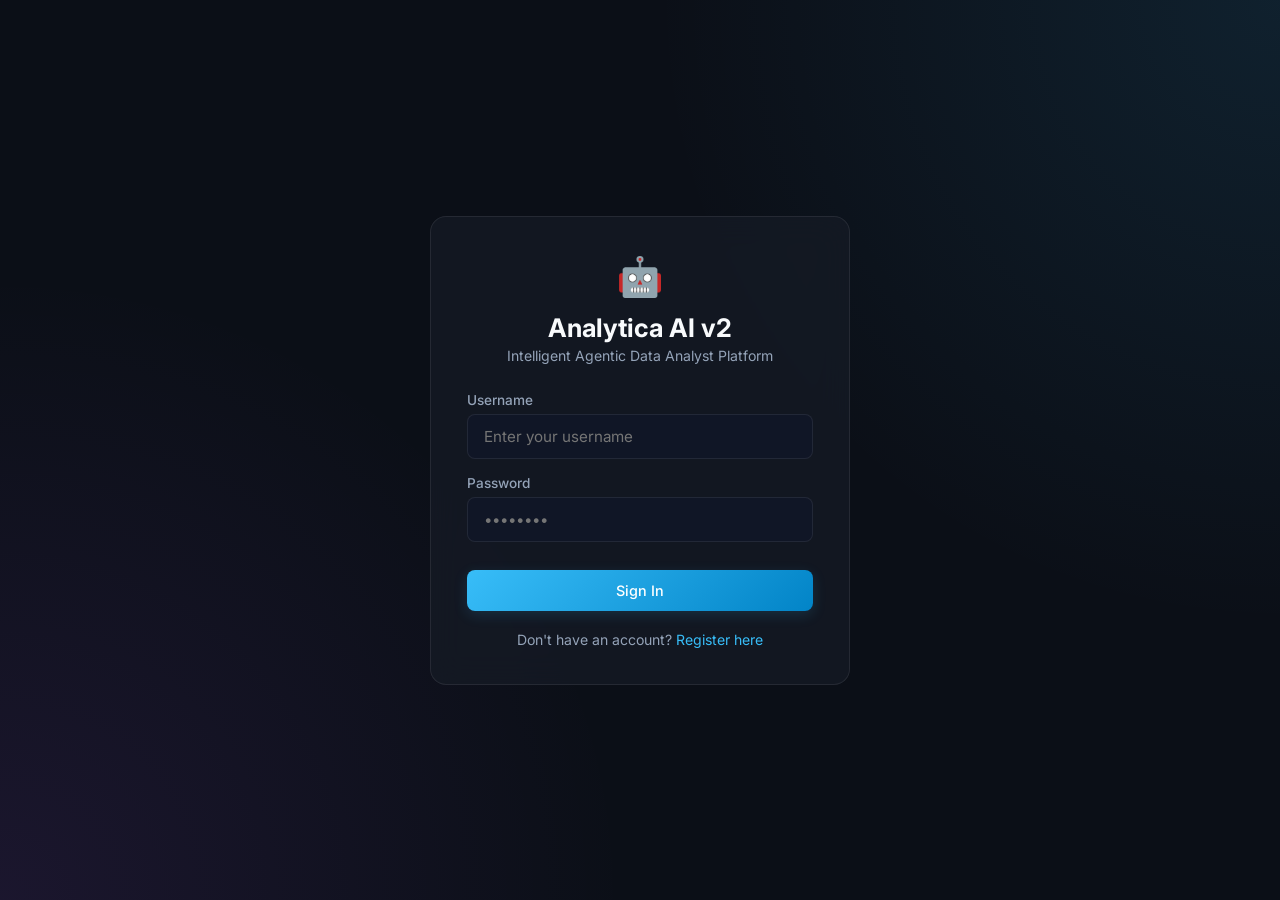
<file: frontend/login.html>
<!DOCTYPE html>
<html lang="en">
<head>
    <meta charset="UTF-8">
    <meta name="viewport" content="width=device-width, initial-scale=1.0">
    <title>Login - Analytica AI v2</title>
    <link rel="stylesheet" href="css/style.css">
    <style>
        .auth-container {
            display: flex;
            align-items: center;
            justify-content: center;
            min-height: 100vh;
            background: radial-gradient(circle at top right, rgba(56, 189, 248, 0.1), transparent 40%),
                        radial-gradient(circle at bottom left, rgba(168, 85, 247, 0.1), transparent 40%),
                        var(--bg-main);
        }
        .auth-box {
            width: 100%;
            max-width: 420px;
            padding: 36px;
            border-radius: var(--radius-lg);
        }
        .auth-header {
            text-align: center;
            margin-bottom: 28px;
        }
        .auth-title {
            font-size: 1.6rem;
            font-weight: 700;
            margin-top: 12px;
        }
        .auth-desc {
            font-size: 0.88rem;
            color: var(--text-secondary);
            margin-top: 4px;
        }
        .error-alert {
            background: rgba(244, 63, 94, 0.15);
            border: 1px solid var(--accent-rose);
            color: var(--accent-rose);
            padding: 10px;
            border-radius: var(--radius-sm);
            font-size: 0.85rem;
            margin-bottom: 16px;
            display: none;
        }
    </style>
</head>
<body>
    <div class="auth-container">
        <div class="auth-box glass">
            <div class="auth-header">
                <div style="font-size:2.4rem;">🤖</div>
                <div class="auth-title">Analytica AI v2</div>
                <div class="auth-desc">Intelligent Agentic Data Analyst Platform</div>
            </div>

            <div id="errorAlert" class="error-alert"></div>

            <form id="loginForm">
                <div class="form-group">
                    <label for="username">Username</label>
                    <input type="text" id="username" class="form-input" required placeholder="Enter your username">
                </div>
                <div class="form-group">
                    <label for="password">Password</label>
                    <input type="password" id="password" class="form-input" required placeholder="••••••••">
                </div>
                <button type="submit" class="btn btn-primary" style="width: 100%; margin-top: 12px; padding: 12px;">Sign In</button>
            </form>

            <div style="text-align: center; margin-top: 20px; font-size: 0.88rem; color: var(--text-secondary);">
                Don't have an account? <a href="register.html">Register here</a>
            </div>
        </div>
    </div>

    <script src="js/api.js"></script>
    <script>
        document.getElementById("loginForm").addEventListener("submit", async (e) => {
            e.preventDefault();
            const errBox = document.getElementById("errorAlert");
            errBox.style.display = "none";

            const formData = new URLSearchParams();
            formData.append("username", document.getElementById("username").value);
            formData.append("password", document.getElementById("password").value);

            try {
                const response = await fetch(`${API_BASE_URL}/auth/login`, {
                    method: "POST",
                    body: formData
                });
                const data = await response.json();
                if (!response.ok) throw new Error(data.detail || "Login failed");

                localStorage.setItem("analytica_token", data.access_token);
                localStorage.setItem("analytica_user", JSON.stringify(data.user));
                window.location.href = "dashboard.html";
            } catch (err) {
                errBox.innerText = err.message;
                errBox.style.display = "block";
            }
        });
    </script>
</body>
</html>
</file>
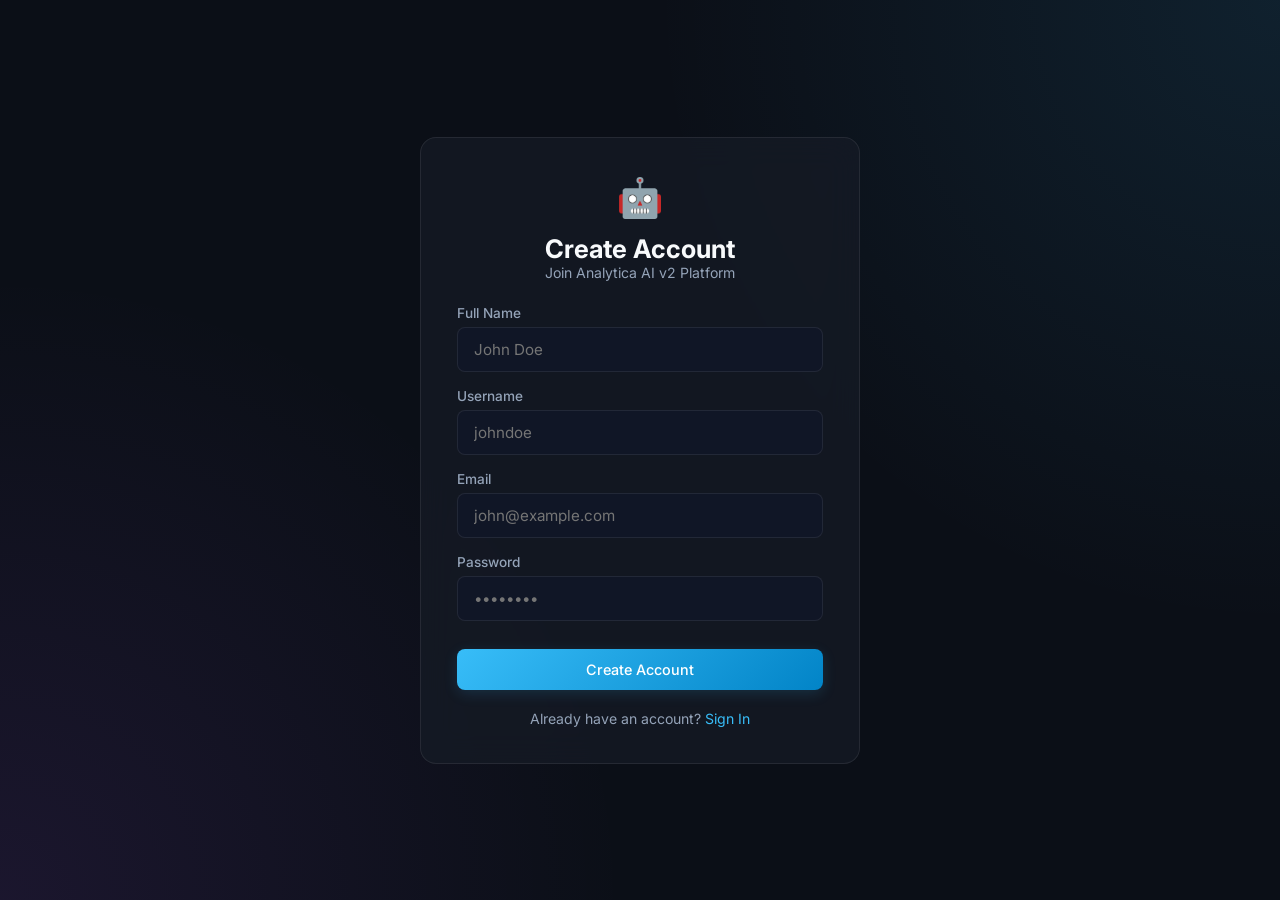
<file: frontend/register.html>
<!DOCTYPE html>
<html lang="en">
<head>
    <meta charset="UTF-8">
    <meta name="viewport" content="width=device-width, initial-scale=1.0">
    <title>Register - Analytica AI v2</title>
    <link rel="stylesheet" href="css/style.css">
    <style>
        .auth-container {
            display: flex;
            align-items: center;
            justify-content: center;
            min-height: 100vh;
            background: radial-gradient(circle at top right, rgba(56, 189, 248, 0.1), transparent 40%),
                        radial-gradient(circle at bottom left, rgba(168, 85, 247, 0.1), transparent 40%),
                        var(--bg-main);
        }
        .auth-box {
            width: 100%;
            max-width: 440px;
            padding: 36px;
            border-radius: var(--radius-lg);
        }
        .auth-header { text-align: center; margin-bottom: 24px; }
        .auth-title { font-size: 1.6rem; font-weight: 700; margin-top: 12px; }
        .error-alert {
            background: rgba(244, 63, 94, 0.15);
            border: 1px solid var(--accent-rose);
            color: var(--accent-rose);
            padding: 10px;
            border-radius: var(--radius-sm);
            font-size: 0.85rem;
            margin-bottom: 16px;
            display: none;
        }
    </style>
</head>
<body>
    <div class="auth-container">
        <div class="auth-box glass">
            <div class="auth-header">
                <div style="font-size:2.4rem;">🤖</div>
                <div class="auth-title">Create Account</div>
                <div style="font-size:0.88rem; color:var(--text-secondary);">Join Analytica AI v2 Platform</div>
            </div>

            <div id="errorAlert" class="error-alert"></div>

            <form id="registerForm">
                <div class="form-group">
                    <label for="fullName">Full Name</label>
                    <input type="text" id="fullName" class="form-input" placeholder="John Doe">
                </div>
                <div class="form-group">
                    <label for="username">Username</label>
                    <input type="text" id="username" class="form-input" required placeholder="johndoe">
                </div>
                <div class="form-group">
                    <label for="email">Email</label>
                    <input type="email" id="email" class="form-input" required placeholder="john@example.com">
                </div>
                <div class="form-group">
                    <label for="password">Password</label>
                    <input type="password" id="password" class="form-input" required placeholder="••••••••">
                </div>
                <button type="submit" class="btn btn-primary" style="width: 100%; margin-top: 12px; padding: 12px;">Create Account</button>
            </form>

            <div style="text-align: center; margin-top: 20px; font-size: 0.88rem; color: var(--text-secondary);">
                Already have an account? <a href="login.html">Sign In</a>
            </div>
        </div>
    </div>

    <script src="js/api.js"></script>
    <script>
        document.getElementById("registerForm").addEventListener("submit", async (e) => {
            e.preventDefault();
            const errBox = document.getElementById("errorAlert");
            errBox.style.display = "none";

            const payload = {
                full_name: document.getElementById("fullName").value,
                username: document.getElementById("username").value,
                email: document.getElementById("email").value,
                password: document.getElementById("password").value
            };

            try {
                await apiRequest("/auth/register", {
                    method: "POST",
                    body: payload
                });
                alert("Account created successfully! Please sign in.");
                window.location.href = "login.html";
            } catch (err) {
                errBox.innerText = err.message;
                errBox.style.display = "block";
            }
        });
    </script>
</body>
</html>
</file>
<file: frontend/css/style.css>
@import url('https://fonts.googleapis.com/css2?family=Inter:wght@300;400;500;600;700&display=swap');

:root {
    --bg-main: #0b0f17;
    --bg-card: rgba(22, 27, 38, 0.75);
    --bg-card-hover: rgba(30, 37, 52, 0.85);
    --border-color: rgba(255, 255, 255, 0.08);
    --border-color-glow: rgba(56, 189, 248, 0.3);
    
    --accent-primary: #38bdf8;
    --accent-glow: rgba(56, 189, 248, 0.15);
    --accent-purple: #a855f7;
    --accent-emerald: #10b981;
    --accent-rose: #f43f5e;

    --text-primary: #f8fafc;
    --text-secondary: #94a3b8;
    --text-muted: #64748b;

    --sidebar-width: 260px;
    --chat-width: 360px;
    --radius-sm: 8px;
    --radius-md: 12px;
    --radius-lg: 16px;
}

* {
    margin: 0;
    padding: 0;
    box-sizing: border-box;
    font-family: 'Inter', system-ui, -apple-system, sans-serif;
}

body {
    background-color: var(--bg-main);
    color: var(--text-primary);
    min-height: 100vh;
    overflow-x: hidden;
}

a {
    color: var(--accent-primary);
    text-decoration: none;
    transition: color 0.2s;
}

a:hover {
    color: #7dd3fc;
}

/* Glassmorphism utility */
.glass {
    background: var(--bg-card);
    backdrop-filter: blur(16px);
    -webkit-backdrop-filter: blur(16px);
    border: 1px solid var(--border-color);
}

.glass-card {
    background: var(--bg-card);
    backdrop-filter: blur(12px);
    border: 1px solid var(--border-color);
    border-radius: var(--radius-md);
    padding: 20px;
    transition: transform 0.2s, border-color 0.2s, box-shadow 0.2s;
}

.glass-card:hover {
    border-color: var(--border-color-glow);
    box-shadow: 0 8px 32px var(--accent-glow);
}

/* Buttons */
.btn {
    display: inline-flex;
    align-items: center;
    justify-content: center;
    gap: 8px;
    padding: 10px 18px;
    font-size: 0.9rem;
    font-weight: 500;
    border-radius: var(--radius-sm);
    border: none;
    cursor: pointer;
    transition: all 0.2s ease;
}

.btn-primary {
    background: linear-gradient(135deg, var(--accent-primary), #0284c7);
    color: #fff;
    box-shadow: 0 4px 14px var(--accent-glow);
}

.btn-primary:hover {
    transform: translateY(-1px);
    box-shadow: 0 6px 20px rgba(56, 189, 248, 0.3);
}

.btn-secondary {
    background: rgba(255, 255, 255, 0.05);
    color: var(--text-primary);
    border: 1px solid var(--border-color);
}

.btn-secondary:hover {
    background: rgba(255, 255, 255, 0.1);
}

.btn-emerald {
    background: linear-gradient(135deg, var(--accent-emerald), #059669);
    color: #fff;
}

.btn-purple {
    background: linear-gradient(135deg, var(--accent-purple), #7e22ce);
    color: #fff;
}

/* Form Controls */
.form-group {
    display: flex;
    flex-direction: column;
    gap: 6px;
    margin-bottom: 16px;
}

.form-group label {
    font-size: 0.85rem;
    font-weight: 500;
    color: var(--text-secondary);
}

.form-input {
    padding: 12px 16px;
    background: rgba(15, 23, 42, 0.6);
    border: 1px solid var(--border-color);
    border-radius: var(--radius-sm);
    color: var(--text-primary);
    font-size: 0.95rem;
    outline: none;
    transition: border-color 0.2s;
}

.form-input:focus {
    border-color: var(--accent-primary);
    box-shadow: 0 0 0 3px var(--accent-glow);
}

/* Badges */
.badge {
    display: inline-flex;
    align-items: center;
    padding: 4px 10px;
    font-size: 0.75rem;
    font-weight: 600;
    border-radius: 999px;
    text-transform: uppercase;
    letter-spacing: 0.05em;
}

.badge-primary { background: rgba(56, 189, 248, 0.15); color: var(--accent-primary); }
.badge-success { background: rgba(16, 185, 129, 0.15); color: var(--accent-emerald); }
.badge-warning { background: rgba(245, 158, 11, 0.15); color: #f59e0b; }
.badge-danger { background: rgba(244, 63, 94, 0.15); color: var(--accent-rose); }
</file>
